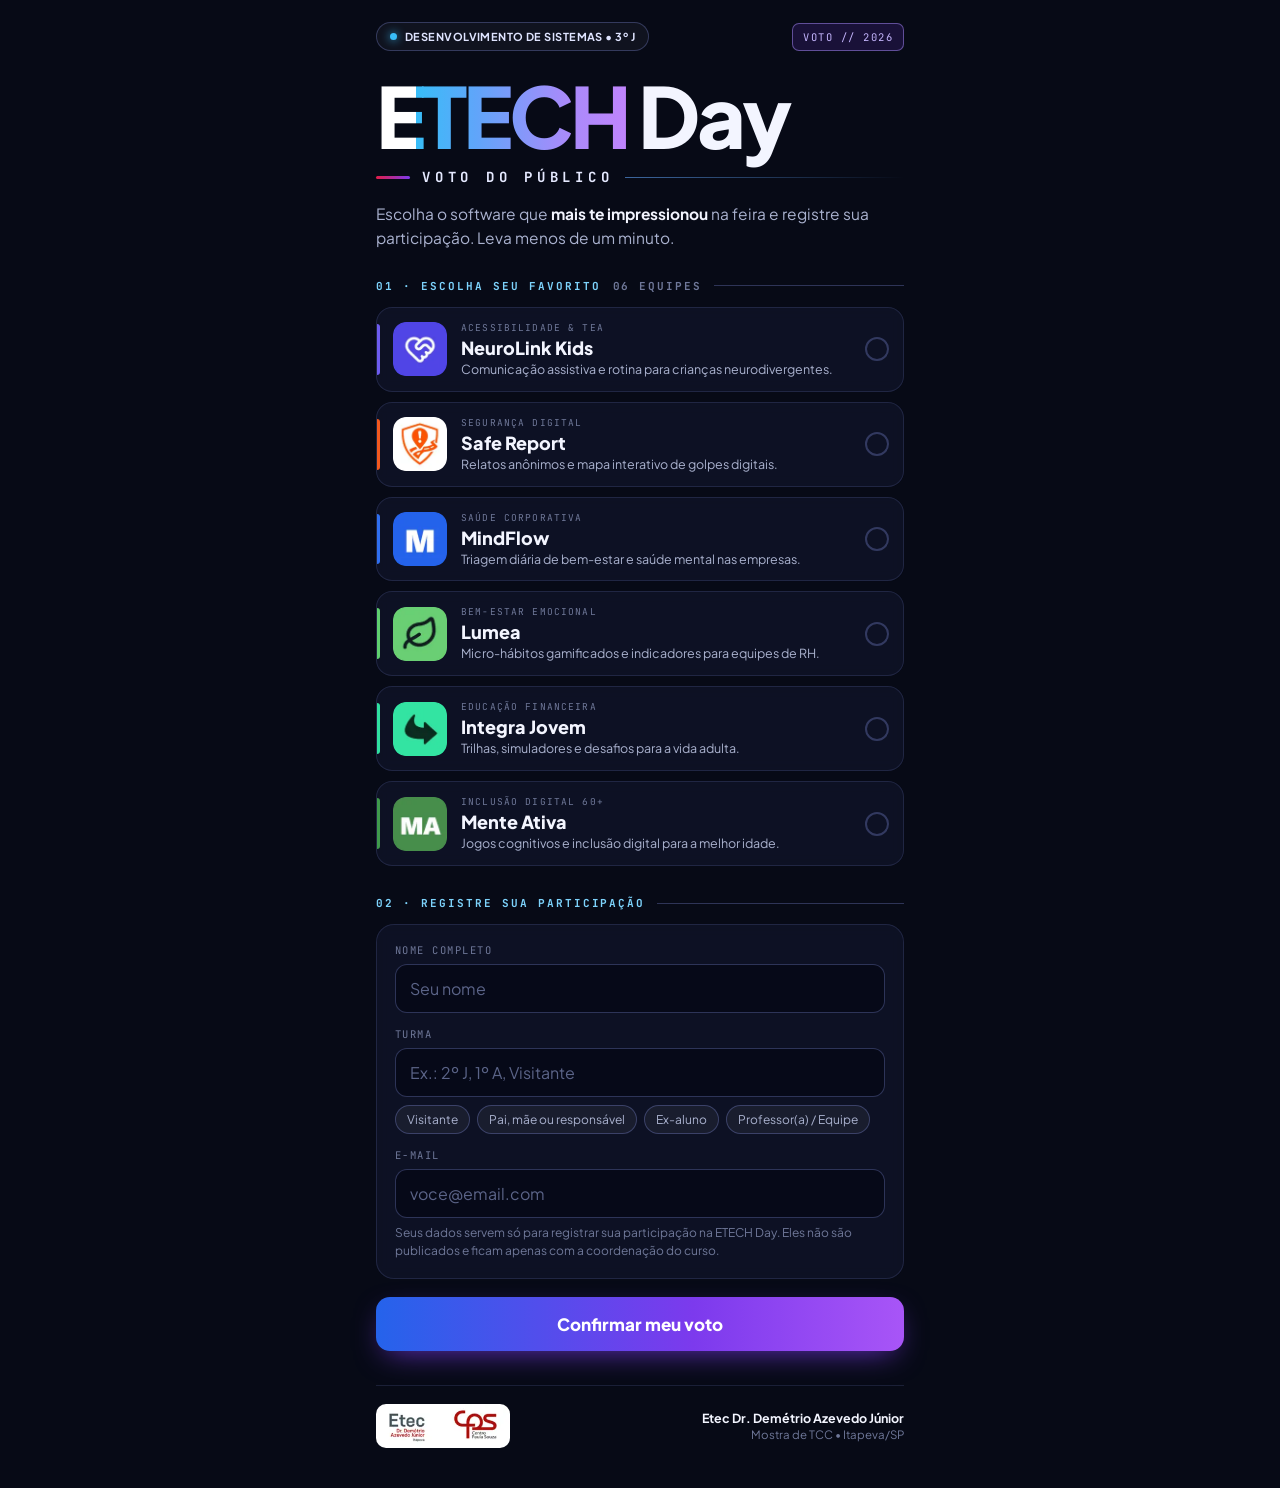
<file: index.html>
<!doctype html>
<html lang="pt-BR">
<head>
<meta charset="utf-8">
<meta name="viewport" content="width=device-width,initial-scale=1,viewport-fit=cover">
<meta name="theme-color" content="#070a16">
<title>ETECH Day · Voto do público</title>
<meta name="description" content="Vote no seu software favorito da ETECH Day e registre sua participação na feira.">
<link rel="icon" href="img/g1.webp">
<link rel="preconnect" href="https://fonts.googleapis.com"><link rel="preconnect" href="https://fonts.gstatic.com" crossorigin>
<link href="https://fonts.googleapis.com/css2?family=JetBrains+Mono:wght@500;700&family=Plus+Jakarta+Sans:wght@400;600;700;800&display=swap" rel="stylesheet">
<link rel="stylesheet" href="style.css">
</head>
<body>
<main class="wrap">
  <div class="top">
    <span class="pill"><i></i>DESENVOLVIMENTO DE SISTEMAS • 3º J</span>
    <span class="tag">VOTO // 2026</span>
  </div>
  <h1 class="logo"><span class="grad">ETECH</span> Day</h1>
  <div class="sub"><span>VOTO DO PÚBLICO</span></div>

  <section id="form-area">
    <p class="lead">Escolha o software que <b>mais te impressionou</b> na feira e registre sua participação. Leva menos de um minuto.</p>

    <form id="f" novalidate>
      <div class="sec">01 · ESCOLHA SEU FAVORITO <em>06 EQUIPES</em></div>
      <div class="teams" id="teams" role="radiogroup" aria-label="Equipes"></div>

      <div class="sec">02 · REGISTRE SUA PARTICIPAÇÃO</div>
      <div class="card">
        <label class="field"><span>Nome completo</span>
          <input id="nome" name="nome" autocomplete="name" maxlength="120" placeholder="Seu nome" required></label>
        <label class="field"><span>Turma</span>
          <input id="turma" name="turma" maxlength="60" placeholder="Ex.: 2º J, 1º A, Visitante" required></label>
        <div class="chips" id="chips" style="margin:-6px 0 14px">
          <button type="button">Visitante</button><button type="button">Pai, mãe ou responsável</button><button type="button">Ex-aluno</button><button type="button">Professor(a) / Equipe</button>
        </div>
        <label class="field" style="margin-bottom:6px"><span>E-mail</span>
          <input id="email" name="email" type="email" inputmode="email" autocomplete="email" maxlength="160" placeholder="voce@email.com" required></label>
        <p class="note">Seus dados servem só para registrar sua participação na ETECH Day. Eles não são publicados e ficam apenas com a coordenação do curso.</p>
      </div>

      <button class="btn" id="enviar" type="submit">Confirmar meu voto</button>
      <div class="msg" id="msg" role="alert"></div>
    </form>
  </section>

  <section id="done" class="card done hide" aria-live="polite">
    <div class="big"><svg width="34" height="34" viewBox="0 0 24 24" fill="none" stroke="#34d399" stroke-width="2.6" stroke-linecap="round" stroke-linejoin="round"><path d="M5 12.5l4.5 4.5L19 7.5"/></svg></div>
    <h2 id="done-t">Voto registrado!</h2>
    <p id="done-p">Obrigado por participar da ETECH Day. O resultado será anunciado no encerramento da feira.</p>
    <div id="chosen"></div>
  </section>

  <section id="closed" class="card done hide">
    <div class="big" style="background:rgba(167,139,250,.14);border-color:rgba(167,139,250,.5)"><svg width="30" height="30" viewBox="0 0 24 24" fill="none" stroke="#c4b5fd" stroke-width="2.4" stroke-linecap="round"><rect x="5" y="11" width="14" height="9" rx="2"/><path d="M8 11V8a4 4 0 0 1 8 0v3"/></svg></div>
    <h2>Votação encerrada</h2>
    <p>Obrigado pelo interesse! O resultado será anunciado no encerramento da ETECH Day.</p>
  </section>

  <footer class="foot">
    <img src="img/logo.webp" alt="Etec Dr. Demétrio Azevedo Júnior e Centro Paula Souza">
    <div><b>Etec Dr. Demétrio Azevedo Júnior</b>Mostra de TCC • Itapeva/SP</div>
  </footer>
</main>
<script src="equipes.js"></script>
<script>
(function(){
  const E = window.ETECH, $ = (id) => document.getElementById(id);
  const store = { get(k){ try { return localStorage.getItem(k); } catch(e){ return null; } }, set(k,v){ try { localStorage.setItem(k,v); } catch(e){} } };

  let device = store.get("etech_device");
  if (!device) {
    device = (crypto.randomUUID ? crypto.randomUUID() : Date.now().toString(36) + Math.random().toString(36).slice(2) + Math.random().toString(36).slice(2));
    store.set("etech_device", device);
  }

  const teams = $("teams");
  E.equipes.forEach((t) => {
    const l = document.createElement("label");
    l.className = "team"; l.style.setProperty("--acc", t.cor);
    l.innerHTML = '<input type="radio" name="equipe"><img alt=""><div class="t"><small></small><strong></strong><p></p></div><span class="ck" aria-hidden="true"></span>';
    const inp = l.querySelector("input"); inp.value = t.id; inp.setAttribute("aria-label", t.nome);
    l.querySelector("img").src = "img/g" + t.id + ".webp";
    l.querySelector("small").textContent = t.area;
    l.querySelector("strong").textContent = t.nome;
    l.querySelector("p").textContent = t.desc;
    teams.appendChild(l);
  });

  $("chips").addEventListener("click", (e) => { if (e.target.tagName === "BUTTON") { $("turma").value = e.target.textContent; $("email").focus(); } });

  function showDone(id, already) {
    const t = E.equipes.find((x) => x.id === Number(id));
    $("form-area").classList.add("hide"); $("done").classList.remove("hide");
    if (already) { $("done-t").textContent = "Você já votou neste aparelho"; $("done-p").textContent = "Cada aparelho registra um voto. O resultado será anunciado no encerramento da ETECH Day."; }
    const c = $("chosen"); c.innerHTML = "";
    if (t) { const d = document.createElement("div"); d.className = "chosen"; const i = document.createElement("img"); i.src = "img/g" + t.id + ".webp"; i.alt = ""; const s = document.createElement("span"); s.textContent = "Seu voto: " + t.nome; d.append(i, s); c.appendChild(d); }
    window.scrollTo({ top: 0, behavior: "smooth" });
  }
  function err(t) { const m = $("msg"); m.textContent = t; m.className = "msg err"; }

  const voted = store.get("etech_voto");
  if (voted) showDone(voted, true);
  else E.chamar({ acao: "status" }).then((r) => { if (r.aberta === false) { $("form-area").classList.add("hide"); $("closed").classList.remove("hide"); } }).catch(() => {});

  $("f").addEventListener("submit", async (e) => {
    e.preventDefault();
    $("msg").className = "msg";
    const sel = document.querySelector('input[name="equipe"]:checked');
    const nome = $("nome").value.trim(), turma = $("turma").value.trim(), email = $("email").value.trim();
    if (!sel) { err("Escolha uma das equipes para votar."); teams.scrollIntoView({ behavior: "smooth", block: "start" }); return; }
    if (nome.length < 2) { err("Informe seu nome completo."); $("nome").focus(); return; }
    if (!turma) { err("Informe sua turma (ou toque em Visitante)."); $("turma").focus(); return; }
    if (!/^[^@\s]+@[^@\s]+\.[^@\s]+$/.test(email)) { err("Confira o e-mail: parece incompleto."); $("email").focus(); return; }
    const b = $("enviar"); b.disabled = true; b.innerHTML = '<span class="spin"></span> Enviando…';
    try {
      const r = await E.chamar({ acao: "votar", equipe: Number(sel.value), nome, turma, email, device });
      if (r.r === "ok") { store.set("etech_voto", sel.value); showDone(sel.value, false); return; }
      if (r.r === "aparelho") { store.set("etech_voto", "0"); showDone(0, true); return; }
      if (r.r === "duplicado") err("Este e-mail já registrou um voto. Cada pessoa vota uma vez.");
      else if (r.r === "encerrada") { $("form-area").classList.add("hide"); $("closed").classList.remove("hide"); }
      else if (r.r === "email") err("Confira o e-mail: parece incompleto.");
      else err("Confira os dados e tente de novo.");
    } catch (x) {
      err("Não conseguimos enviar agora. Verifique a internet e toque em Confirmar de novo.");
    }
    b.disabled = false; b.textContent = "Confirmar meu voto";
  });
})();
</script>
</body>
</html>
</file>
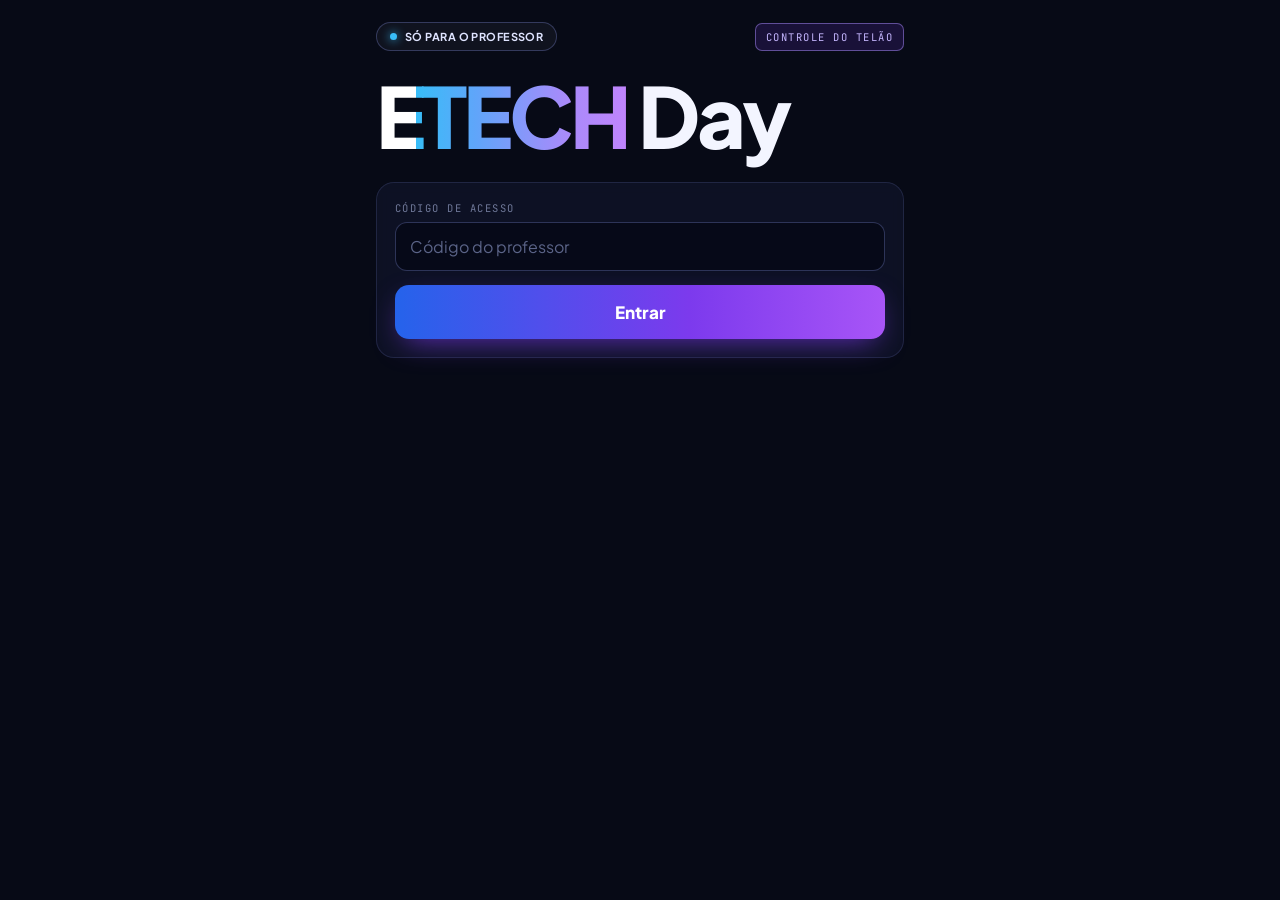
<file: controle.html>
<!doctype html>
<html lang="pt-BR">
<head>
<meta charset="utf-8">
<meta name="viewport" content="width=device-width,initial-scale=1,viewport-fit=cover">
<meta name="robots" content="noindex">
<meta name="theme-color" content="#070a16">
<title>ETECH Day · Controle da revelação</title>
<link rel="icon" href="img/g1.webp">
<link rel="preconnect" href="https://fonts.googleapis.com"><link rel="preconnect" href="https://fonts.gstatic.com" crossorigin>
<link href="https://fonts.googleapis.com/css2?family=JetBrains+Mono:wght@500;700&family=Plus+Jakarta+Sans:wght@400;600;700;800&display=swap" rel="stylesheet">
<link rel="stylesheet" href="style.css">
<style>
.status{display:flex;align-items:center;gap:10px;font-weight:700;font-size:14px}
.status i{width:10px;height:10px;border-radius:50%;background:var(--err)}
.status.on i{background:var(--ok);box-shadow:0 0 10px var(--ok)}
#principal{font-size:19px;padding:22px}
.linha{display:grid;grid-template-columns:40px 1fr auto;gap:12px;align-items:center;padding:7px 0}
.linha b{font-family:var(--mono);color:#7dd3fc}
.linha strong{font-size:15px}
.linha em{font-style:normal;font-family:var(--mono);color:var(--tx2)}
.alerta{color:#fde68a;font-size:13px;margin-top:10px;line-height:1.5}
</style>
</head>
<body>
<main class="wrap">
  <div class="top"><span class="pill"><i></i>SÓ PARA O PROFESSOR</span><span class="tag">CONTROLE DO TELÃO</span></div>
  <h1 class="logo"><span class="grad">ETECH</span> Day</h1>

  <section id="login" class="card" style="margin-top:28px">
    <form id="lf">
      <label class="field"><span>Código de acesso</span>
        <input id="cod" autocomplete="off" autocapitalize="characters" placeholder="Código do professor" required></label>
      <button class="btn" type="submit" style="margin-top:4px">Entrar</button>
      <div class="msg" id="lmsg" role="alert"></div>
    </form>
  </section>

  <section id="painel" class="hide">
    <div class="sec">TELÃO</div>
    <div class="card">
      <div class="status" id="status"><i></i><span>Telão não aberto</span></div>
      <button class="btn ghost" id="b-abrir" type="button">Abrir janela do telão</button>
      <p class="note" style="margin-top:10px">Windows + P → <b>Estender</b>. Arraste a janela do telão para o projetor e dê <b>dois cliques</b> nela para tela cheia.</p>
    </div>

    <div class="sec">REVELAÇÃO <em id="agora">—</em></div>
    <button class="btn" id="principal" type="button" disabled>Aguardando o telão</button>
    <button class="btn ghost" id="b-reiniciar" type="button">Voltar ao início</button>
    <p class="note" style="margin-top:8px">Também avança com espaço, Enter, seta → ou passador de slides.</p>

    <div class="sec">PRÉVIA <em>NÃO PROJETE ESTA TELA</em></div>
    <div class="card">
      <div id="resumo" class="note">—</div>
      <div id="ranking"></div>
      <div class="alerta hide" id="aberta">A votação ainda está ABERTA. Encerre em <a href="resultado.html" target="_blank" style="color:inherit">resultado.html</a> antes de começar.</div>
    </div>
  </section>
</main>

<script src="equipes.js"></script>
<script>
(function(){
  const E = window.ETECH, $ = (id) => document.getElementById(id);
  const canal = new BroadcastChannel("etech-telao");
  let codigo = null, estado = null, visto = 0, enviado = 0;
  try { codigo = sessionStorage.getItem("etech_cod"); } catch(e) {}

  async function entrar(c) {
    try {
      await E.chamar({ acao: "login", codigo: c });
      codigo = c; try { sessionStorage.setItem("etech_cod", c); } catch(e) {}
      $("login").classList.add("hide"); $("painel").classList.remove("hide");
      previa(); setInterval(previa, 8000);
    } catch (x) {
      const m = $("lmsg"); m.className = "msg err";
      m.textContent = x.code === "codigo" ? "Código incorreto." : "Sem conexão com o servidor. Tente de novo.";
    }
  }
  $("lf").addEventListener("submit", (e) => { e.preventDefault(); entrar($("cod").value.trim().toUpperCase()); });
  if (codigo) entrar(codigo);

  async function previa() {
    let d;
    try {
      d = await E.chamar({ acao: "resultado", codigo });
    } catch (x) { $("resumo").textContent = "SEM CONEXÃO — TENTANDO DE NOVO"; return; }
    $("resumo").textContent = d.total + " votos • atualizado " + new Date().toLocaleTimeString("pt-BR");
    $("aberta").classList.toggle("hide", !d.aberta);
    const notas = [...new Set(d.equipes.map((v) => v.votos).filter((n) => n > 0))].sort((a, b) => b - a).slice(0, 3);
    const r = $("ranking"); r.innerHTML = "";
    notas.forEach((n, i) => d.equipes.filter((v) => v.votos === n).forEach((v) => {
      const l = document.createElement("div"); l.className = "linha";
      l.innerHTML = "<b></b><strong></strong><em></em>";
      l.querySelector("b").textContent = (i + 1) + "º";
      l.querySelector("strong").textContent = E.equipes.find((t) => t.id === v.equipe).nome;
      l.querySelector("em").textContent = v.votos;
      r.appendChild(l);
    }));
  }

  // o que o botão principal faz agora
  function proximaAcao() {
    if (!estado || Date.now() - visto > 2500) return { rotulo: "Aguardando o telão" };
    if (!estado.logado) return { rotulo: "Conectando o telão…" };
    if (estado.ocupado) return { rotulo: "Aguarde a animação…" };
    if (estado.tela === "vazio") return { rotulo: "Ainda não há votos" };
    if (estado.tela === "ready") return { rotulo: "Começar: mostrar total de votos", cmd: "comecar" };
    if (!estado.proximo) return { rotulo: "Campeão revelado!" };
    if (estado.indice === 0) return { rotulo: "Revelar os 3 mais votados", cmd: "avancar" };
    return { rotulo: estado.proximo === 1 ? "Revelar o GRANDE CAMPEÃO" : "Revelar o " + estado.proximo + "º lugar", cmd: "avancar" };
  }
  const telas = { ready: "TELA DE ESPERA", total: "TOTAL DE VOTOS", suspense: "SUSPENSE", place: "COLOCADO NA TELA", counting: "CONTAGEM", result: "CAMPEÃO", vazio: "SEM VOTOS" };
  function pintar() {
    const ligado = estado && Date.now() - visto <= 2500;
    $("status").className = "status" + (ligado ? " on" : "");
    $("status").querySelector("span").textContent = ligado ? "Telão conectado" : "Telão não aberto";
    $("agora").textContent = ligado ? "NO TELÃO: " + (telas[estado.tela] || "") : "—";
    const a = proximaAcao();
    $("principal").textContent = a.rotulo;
    $("principal").disabled = !a.cmd;
  }
  canal.onmessage = (ev) => {
    if (!ev.data || ev.data.tipo !== "estado") return;
    estado = ev.data; visto = Date.now();
    if (!estado.logado && codigo && Date.now() - enviado > 2000) { enviado = Date.now(); canal.postMessage({ cmd: "codigo", codigo }); }
    pintar();
  };
  setInterval(pintar, 500);

  function avancar() {
    const a = proximaAcao(); if (!a.cmd) return;
    estado.ocupado = true; pintar(); // evita comando repetido
    canal.postMessage({ cmd: a.cmd });
  }
  $("principal").onclick = (e) => { e.currentTarget.blur(); avancar(); };
  $("b-reiniciar").onclick = (e) => { e.currentTarget.blur(); if (confirm("Voltar o telão para a tela de espera?")) canal.postMessage({ cmd: "reiniciar" }); };
  $("b-abrir").onclick = (e) => { e.currentTarget.blur(); window.open("vencedora.html?telao", "etech-telao", "popup,width=1100,height=700"); };
  document.addEventListener("keydown", (e) => {
    if ($("painel").classList.contains("hide") || ["INPUT", "BUTTON", "A"].includes(e.target.tagName)) return;
    if ([" ", "Enter", "ArrowRight", "PageDown"].includes(e.key)) { e.preventDefault(); if (!e.repeat) avancar(); }
  });
})();
</script>
</body>
</html>
</file>
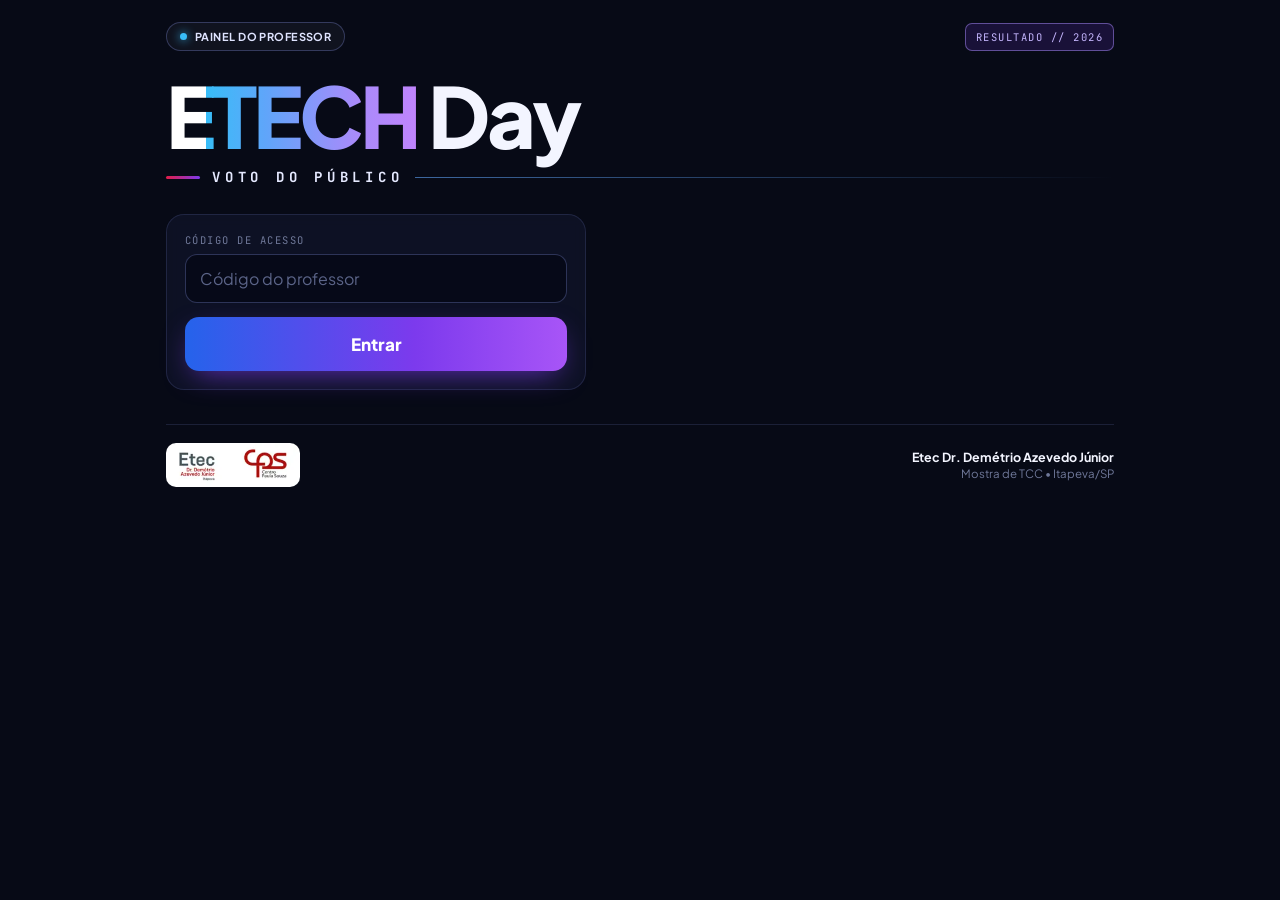
<file: resultado.html>
<!doctype html>
<html lang="pt-BR">
<head>
<meta charset="utf-8">
<meta name="viewport" content="width=device-width,initial-scale=1,viewport-fit=cover">
<meta name="robots" content="noindex">
<meta name="theme-color" content="#070a16">
<title>ETECH Day · Resultado</title>
<link rel="icon" href="img/g1.webp">
<link rel="preconnect" href="https://fonts.googleapis.com"><link rel="preconnect" href="https://fonts.gstatic.com" crossorigin>
<link href="https://fonts.googleapis.com/css2?family=JetBrains+Mono:wght@500;700&family=Plus+Jakarta+Sans:wght@400;600;700;800&display=swap" rel="stylesheet">
<link rel="stylesheet" href="style.css">
<style>
.wrap.wide{max-width:980px}
.stats{display:grid;grid-template-columns:repeat(auto-fit,minmax(150px,1fr));gap:10px}
.stat{background:var(--card);border:1px solid var(--line);border-radius:16px;padding:16px}
.stat small{font-family:var(--mono);font-size:10px;letter-spacing:.14em;color:var(--tx3)}
.stat b{display:block;font-size:34px;font-weight:800;margin-top:4px;font-variant-numeric:tabular-nums}
.stat .on{color:var(--ok)}.stat .off{color:var(--err)}
.row{display:grid;grid-template-columns:repeat(auto-fit,minmax(200px,1fr));gap:10px;margin-top:6px}
.row .btn{margin-top:8px}
.bars{display:grid;gap:10px}
.bar{display:grid;grid-template-columns:44px 1fr auto;align-items:center;gap:12px}
.bar img{width:44px;height:44px;border-radius:11px}
.bar .tr{height:12px;border-radius:8px;background:rgba(255,255,255,.06);overflow:hidden;margin-top:6px}
.bar .tr i{display:block;height:100%;border-radius:8px;background:var(--acc);transition:width .6s}
.bar strong{font-size:15px}
.bar em{font-style:normal;font-family:var(--mono);font-size:14px;color:var(--tx2);font-variant-numeric:tabular-nums}
/* projeção */
#show{position:fixed;inset:0;z-index:10;background:var(--bg);display:flex;flex-direction:column;align-items:center;padding:3vh 4vw;overflow:hidden;cursor:pointer;user-select:none}
#show:before{content:"";position:absolute;inset:0;z-index:-1;background:radial-gradient(60% 45% at 0% 0%,rgba(190,40,60,.3),transparent 60%),radial-gradient(70% 55% at 100% 0%,rgba(124,58,237,.5),transparent 65%),radial-gradient(70% 50% at 50% 110%,rgba(14,116,144,.3),transparent 70%)}
.sh-top{width:100%;display:flex;justify-content:space-between;align-items:center}
.sh-logo{font-weight:800;font-size:min(9vw,13vh);letter-spacing:-.045em;line-height:1;margin-top:2vh}
.sh-sub{font-family:var(--mono);letter-spacing:.4em;font-size:min(2.2vw,3vh);color:#e5e9ff;margin-top:1.2vh}
.podium{flex:1;min-height:0;width:100%;display:grid;grid-template-columns:1fr 1.15fr 1fr;align-items:end;gap:2.4vw;margin-top:2vh;margin-bottom:4vh}
.pos{display:flex;flex-direction:column;align-items:center;justify-content:flex-end;height:100%;min-height:0}
.grp{display:flex;gap:2vw;justify-content:center;flex-wrap:nowrap}
.grp>div{display:flex;flex-direction:column;align-items:center;gap:.8vh}
.grp.many img{width:min(6vw,9vh)!important;height:min(6vw,9vh)!important}
.grp.many strong{font-size:min(2vw,3.4vh)!important}
.pos .who{display:flex;flex-direction:column;align-items:center;gap:1vh;opacity:0;transform:translateY(30px) scale(.94);transition:opacity .7s,transform .7s cubic-bezier(.2,1.4,.4,1);text-align:center;margin-bottom:2vh}
.pos.on .who{opacity:1;transform:none}
.pos .who img{width:min(9vw,14vh);height:min(9vw,14vh);border-radius:22%;box-shadow:0 20px 50px -15px var(--acc)}
.pos .who strong{font-size:min(3vw,5vh);font-weight:800;letter-spacing:-.02em;line-height:1.05}
.pos .who small{font-family:var(--mono);font-size:min(1.3vw,2.1vh);letter-spacing:.12em;color:var(--tx2);text-transform:uppercase}
.pos .who .pct{font-family:var(--mono);font-size:min(1.6vw,2.6vh);color:var(--tx2)}
.pos .blk{width:100%;flex:none;border-radius:18px 18px 0 0;border:1px solid var(--line2);display:flex;align-items:flex-start;justify-content:center;padding-top:1.4vh;font-weight:800;font-size:min(5vw,8vh);color:rgba(255,255,255,.9);background:linear-gradient(180deg,rgba(255,255,255,.1),rgba(255,255,255,.02))}
.p1 .blk{height:22vh;background:linear-gradient(180deg,rgba(167,139,250,.5),rgba(59,130,246,.08));border-color:rgba(196,181,253,.6)}
.p2 .blk{height:15vh}.p3 .blk{height:10vh}
.p1.on .blk{box-shadow:0 0 80px -10px rgba(167,139,250,.8)}
.hint{position:absolute;bottom:1.6vh;left:0;right:0;text-align:center;font-family:var(--mono);font-size:12px;color:var(--tx3);letter-spacing:.1em}
.x{position:absolute;top:14px;right:14px;z-index:2;font:inherit;font-size:13px;color:var(--tx2);background:rgba(255,255,255,.06);border:1px solid var(--line2);border-radius:10px;padding:8px 12px;cursor:pointer}
#confetti{position:absolute;inset:0;pointer-events:none}
.thanks{margin-top:auto;font-size:min(1.8vw,2.8vh);color:var(--tx2)}
</style>
</head>
<body>
<main class="wrap wide">
  <div class="top">
    <span class="pill"><i></i>PAINEL DO PROFESSOR</span>
    <span class="tag">RESULTADO // 2026</span>
  </div>
  <h1 class="logo"><span class="grad">ETECH</span> Day</h1>
  <div class="sub"><span>VOTO DO PÚBLICO</span></div>

  <section id="login" class="card" style="margin-top:28px;max-width:420px">
    <form id="lf">
      <label class="field"><span>Código de acesso</span>
        <input id="cod" autocomplete="off" autocapitalize="characters" placeholder="Código do professor" required></label>
      <button class="btn" type="submit" style="margin-top:4px">Entrar</button>
      <div class="msg" id="lmsg" role="alert"></div>
    </form>
  </section>

  <section id="painel" class="hide">
    <div class="sec">AO VIVO <em id="upd">—</em></div>
    <div class="stats">
      <div class="stat"><small>VOTOS / PARTICIPANTES</small><b id="total">0</b></div>
      <div class="stat"><small>VOTAÇÃO</small><b id="st">—</b></div>
    </div>
    <div class="row">
      <button class="btn" id="b-show">Projetar resultado</button>
      <button class="btn ghost" id="b-toggle">Encerrar votação</button>
      <button class="btn ghost" id="b-csv">Baixar participantes (CSV)</button>
      <button class="btn ghost" id="b-bars">Mostrar contagem</button>
    </div>
    <p class="note" style="margin-top:10px">A contagem por equipe fica escondida para não aparecer na projeção por acidente. Dica: encerre a votação antes de projetar o resultado.</p>
    <details class="card" style="margin-top:14px"><summary style="cursor:pointer;font-weight:700">Remover um voto (teste ou duplicado)</summary>
      <div style="display:flex;gap:8px;margin-top:12px;flex-wrap:wrap">
        <input id="rm-email" type="email" placeholder="e-mail do voto" style="flex:1;min-width:200px;font:inherit;font-size:15px;color:var(--tx);background:rgba(5,8,20,.7);border:1px solid var(--line2);border-radius:12px;padding:11px 12px">
        <button class="btn ghost" id="b-rm" style="width:auto;margin:0;padding:11px 16px">Remover</button>
      </div><p class="note" id="rm-msg" style="margin-top:8px"></p>
    </details>
    <div id="bars-wrap" class="hide">
      <div class="sec">CONTAGEM POR EQUIPE <em>SÓ PARA VOCÊ</em></div>
      <div class="card bars" id="bars"></div>
    </div>
  </section>

  <footer class="foot">
    <img src="img/logo.webp" alt="Etec Dr. Demétrio Azevedo Júnior e Centro Paula Souza">
    <div><b>Etec Dr. Demétrio Azevedo Júnior</b>Mostra de TCC • Itapeva/SP</div>
  </footer>
</main>

<div id="show" class="hide" aria-live="polite">
  <canvas id="confetti"></canvas>
  <button class="x" id="b-x" type="button">Sair (Esc)</button>
  <div class="sh-top"><span class="pill"><i></i>TÉCNICO EM DESENVOLVIMENTO DE SISTEMAS • 3º J</span></div>
  <div class="sh-logo"><span class="grad" style="background:linear-gradient(90deg,#fff 0 16%,#38bdf8 16%,#60a5fa 40%,#a78bfa 75%,#c084fc 100%);-webkit-background-clip:text;background-clip:text;color:transparent">ETECH</span> Day</div>
  <div class="sh-sub">VOTO DO PÚBLICO</div>
  <div class="podium">
    <div class="pos p2" id="p2"><div class="who"></div><div class="blk">2º</div></div>
    <div class="pos p1" id="p1"><div class="who"></div><div class="blk">1º</div></div>
    <div class="pos p3" id="p3"><div class="who"></div><div class="blk">3º</div></div>
  </div>
  <div class="hint" id="hint">CLIQUE OU APERTE ESPAÇO PARA REVELAR O 3º LUGAR</div>
</div>

<script src="equipes.js"></script>
<script>
(function(){
  const E = window.ETECH, $ = (id) => document.getElementById(id);
  let codigo = null, dados = null, timer = null;
  try { codigo = sessionStorage.getItem("etech_cod"); } catch(e) {}

  async function entrar(c) {
    try {
      await E.chamar({ acao: "login", codigo: c });
      codigo = c; try { sessionStorage.setItem("etech_cod", c); } catch(e) {}
      $("login").classList.add("hide"); $("painel").classList.remove("hide");
      atualizar(); clearInterval(timer); timer = setInterval(atualizar, 8000);
    } catch (x) {
      const m = $("lmsg"); m.className = "msg err";
      m.textContent = x.code === "codigo" ? "Código incorreto." : "Sem conexão com o servidor. Tente de novo.";
    }
  }
  $("lf").addEventListener("submit", (e) => { e.preventDefault(); entrar($("cod").value.trim().toUpperCase()); });
  if (codigo) entrar(codigo);

  async function atualizar() {
    try {
      dados = await E.chamar({ acao: "resultado", codigo });
      $("total").textContent = dados.total;
      $("st").innerHTML = dados.aberta ? '<span class="on">Aberta</span>' : '<span class="off">Encerrada</span>';
      $("b-toggle").textContent = dados.aberta ? "Encerrar votação" : "Reabrir votação";
      $("upd").textContent = "ATUALIZADO " + new Date().toLocaleTimeString("pt-BR", { hour: "2-digit", minute: "2-digit", second: "2-digit" });
      const max = Math.max(1, ...dados.equipes.map((x) => x.votos));
      const bars = $("bars"); bars.innerHTML = "";
      [...dados.equipes].sort((a, b) => b.votos - a.votos).forEach((v) => {
        const t = E.equipes.find((x) => x.id === v.equipe);
        const d = document.createElement("div"); d.className = "bar"; d.style.setProperty("--acc", t.cor);
        d.innerHTML = '<img alt=""><div><strong></strong><div class="tr"><i></i></div></div><em></em>';
        d.querySelector("img").src = "img/g" + t.id + ".webp";
        d.querySelector("strong").textContent = t.nome;
        d.querySelector("i").style.width = (v.votos / max * 100) + "%";
        d.querySelector("em").textContent = v.votos;
        bars.appendChild(d);
      });
    } catch (x) { $("upd").textContent = "SEM CONEXÃO — TENTANDO DE NOVO"; }
  }

  $("b-bars").onclick = () => { const w = $("bars-wrap"); w.classList.toggle("hide"); $("b-bars").textContent = w.classList.contains("hide") ? "Mostrar contagem" : "Esconder contagem"; };
  $("b-toggle").onclick = async () => {
    if (!dados) return;
    const novo = !dados.aberta;
    if (!confirm(novo ? "Reabrir a votação?" : "Encerrar a votação? Ninguém mais conseguirá votar.")) return;
    await E.chamar({ acao: "abrir", codigo, aberta: novo }).catch(() => alert("Não foi possível alterar agora."));
    atualizar();
  };
  $("b-csv").onclick = async () => {
    try {
      const r = await E.chamar({ acao: "participantes", codigo });
      const nomeEq = (id) => (E.equipes.find((x) => x.id === id) || {}).nome || "";
      const esc = (v) => '"' + String(v ?? "").replace(/"/g, '""') + '"';
      const linhas = [["Data e hora", "Nome", "Turma", "E-mail", "Voto"].map(esc).join(";")];
      r.participantes.forEach((p) => linhas.push([new Date(p.data).toLocaleString("pt-BR"), p.nome, p.turma, p.email, nomeEq(p.equipe)].map(esc).join(";")));
      const blob = new Blob(["﻿" + linhas.join("\r\n")], { type: "text/csv;charset=utf-8" });
      const a = document.createElement("a"); a.href = URL.createObjectURL(blob); a.download = "ETECH Day - participantes.csv"; a.click();
      setTimeout(() => URL.revokeObjectURL(a.href), 2000);
    } catch (x) { alert("Não foi possível baixar agora."); }
  };

  $("b-rm").onclick = async () => {
    const em = $("rm-email").value.trim().toLowerCase(); if (!em) return;
    try { const r = await E.chamar({ acao: "remover", codigo, email: em }); $("rm-msg").textContent = r.removidos ? "Voto de " + em + " removido." : "Nenhum voto com esse e-mail."; $("rm-email").value = ""; atualizar(); }
    catch (x) { $("rm-msg").textContent = "Não foi possível remover agora."; }
  };
  // ---------- projeção ----------
  let etapa = 0, grupos = [];
  function montarPodio() {
    const distintos = [...new Set(dados.equipes.filter((v) => v.votos > 0).map((v) => v.votos))].sort((a, b) => b - a).slice(0, 3);
    grupos = distintos.map((n) => dados.equipes.filter((v) => v.votos === n));
    ["p1", "p2", "p3"].forEach((pid, i) => {
      const el = $(pid); el.classList.remove("on");
      const who = el.querySelector(".who"); who.innerHTML = "";
      const g = grupos[i];
      if (!g) { el.style.visibility = "hidden"; return; }
      el.style.visibility = "";
      const grp = document.createElement("div"); grp.className = "grp" + (g.length > 1 ? " many" : "");
      g.forEach((v) => {
        const t = E.equipes.find((x) => x.id === v.equipe);
        const box = document.createElement("div"); box.style.setProperty("--acc", t.cor);
        const img = document.createElement("img"); img.src = "img/g" + t.id + ".webp"; img.alt = "";
        const s = document.createElement("small"); s.textContent = t.area;
        const st = document.createElement("strong"); st.textContent = t.nome;
        box.append(img, s, st); grp.appendChild(box);
      });
      who.appendChild(grp);
      if (g.length > 1) { const e = document.createElement("small"); e.textContent = "empate"; who.appendChild(e); }
    });
    etapa = 0;
    $("hint").textContent = grupos.length ? "CLIQUE OU APERTE ESPAÇO PARA REVELAR O " + grupos.length + "º LUGAR" : "AINDA NÃO HÁ VOTOS";
  }
  function avancar() {
    const ordem = []; for (let i = grupos.length; i >= 1; i--) ordem.push(i);
    if (etapa >= ordem.length) return;
    const pos = ordem[etapa++]; $("p" + pos).classList.add("on");
    if (pos === 1) { confete(); $("hint").textContent = "PARABÉNS A TODAS AS EQUIPES DA ETECH DAY!"; }
    else $("hint").textContent = "CLIQUE PARA REVELAR O " + ordem[etapa] + "º LUGAR";
  }
  $("b-show").onclick = async () => {
    await atualizar(); if (!dados) return;
    montarPodio(); $("show").classList.remove("hide");
    if (document.documentElement.requestFullscreen) document.documentElement.requestFullscreen().catch(() => {});
  };
  function sair() { $("show").classList.add("hide"); stopConf = true; if (document.fullscreenElement) document.exitFullscreen().catch(() => {}); }
  $("b-x").onclick = (e) => { e.stopPropagation(); sair(); };
  $("show").addEventListener("click", avancar);
  document.addEventListener("keydown", (e) => {
    if ($("show").classList.contains("hide")) return;
    if (e.key === "Escape") sair();
    if (e.key === " " || e.key === "ArrowRight" || e.key === "Enter" || e.key === "PageDown") { e.preventDefault(); avancar(); }
  });

  let stopConf = false;
  function confete() {
    const c = $("confetti"), x = c.getContext("2d"); c.width = innerWidth; c.height = innerHeight; stopConf = false;
    const cores = ["#38bdf8", "#60a5fa", "#a78bfa", "#c084fc", "#f472b6", "#34d399", "#fff"];
    const ps = Array.from({ length: 220 }, () => ({ x: Math.random() * c.width, y: -20 - Math.random() * c.height * .6, r: 4 + Math.random() * 6, vy: 2 + Math.random() * 3.5, vx: -1.5 + Math.random() * 3, a: Math.random() * 6, va: -.15 + Math.random() * .3, c: cores[(Math.random() * cores.length) | 0] }));
    const t0 = performance.now();
    (function loop(t) {
      if (stopConf) { x.clearRect(0, 0, c.width, c.height); return; }
      x.clearRect(0, 0, c.width, c.height);
      ps.forEach((p) => { p.x += p.vx; p.y += p.vy; p.a += p.va; if (p.y > c.height + 20 && t - t0 < 6000) { p.y = -20; p.x = Math.random() * c.width; }
        x.save(); x.translate(p.x, p.y); x.rotate(p.a); x.fillStyle = p.c; x.fillRect(-p.r / 2, -p.r / 4, p.r, p.r / 2); x.restore(); });
      if (t - t0 < 11000) requestAnimationFrame(loop); else x.clearRect(0, 0, c.width, c.height);
    })(t0);
  }
})();
</script>
</body>
</html>
</file>
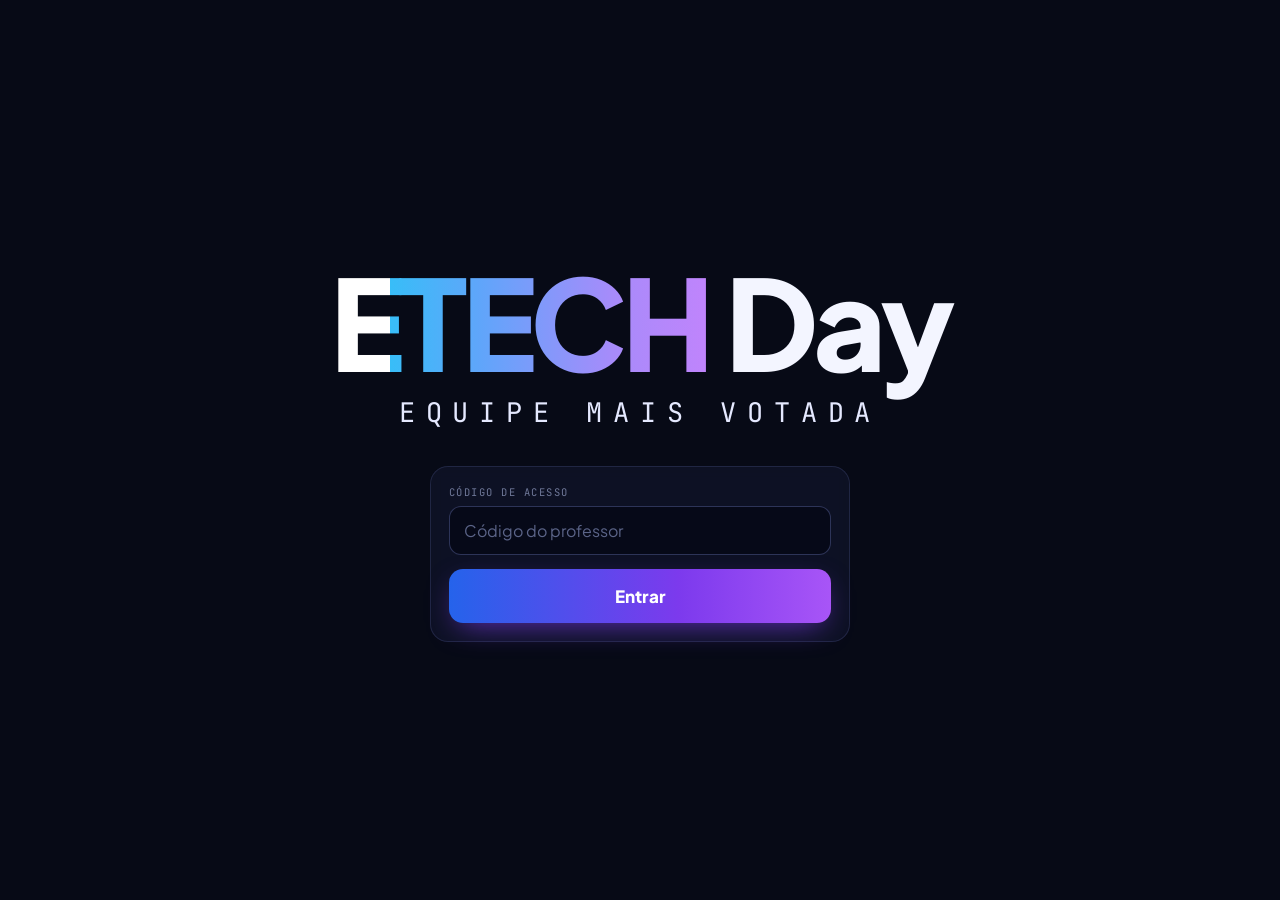
<file: vencedora.html>
<!doctype html>
<html lang="pt-BR">
<head>
<meta charset="utf-8">
<meta name="viewport" content="width=device-width,initial-scale=1,viewport-fit=cover">
<meta name="robots" content="noindex">
<meta name="theme-color" content="#070a16">
<title>ETECH Day · Equipe vencedora</title>
<link rel="icon" href="img/g1.webp">
<link rel="preconnect" href="https://fonts.googleapis.com"><link rel="preconnect" href="https://fonts.gstatic.com" crossorigin>
<link href="https://fonts.googleapis.com/css2?family=JetBrains+Mono:wght@500;700&family=Plus+Jakarta+Sans:wght@400;600;700;800&display=swap" rel="stylesheet">
<link rel="stylesheet" href="style.css">
<style>
body{display:flex;flex-direction:column;overflow:hidden;height:100dvh}
#stage{position:fixed;inset:0;display:flex;flex-direction:column;align-items:center;justify-content:center;text-align:center;padding:3vh 5vw;cursor:pointer;user-select:none}
#confetti{position:fixed;inset:0;z-index:5;pointer-events:none}
.sh-logo{font-weight:800;font-size:min(10vw,14vh);letter-spacing:-.045em;line-height:1}
.sh-logo .grad{background:linear-gradient(90deg,#fff 0 16%,#38bdf8 16%,#60a5fa 40%,#a78bfa 75%,#c084fc 100%);-webkit-background-clip:text;background-clip:text;color:transparent}
.sh-sub{font-family:var(--mono);letter-spacing:.4em;font-size:min(2.2vw,3vh);color:#e5e9ff;margin-top:1.2vh}
.ph{display:none;flex-direction:column;align-items:center;gap:2.4vh}
.ph.on{display:flex}
.big-btn{margin-top:3vh;font:inherit;font-weight:800;font-size:min(3vw,4vh);color:#fff;border:0;border-radius:18px;padding:2vh 3vw;cursor:pointer;background:linear-gradient(90deg,#2563eb,#7c3aed 60%,#a855f7);box-shadow:0 14px 50px -10px rgba(124,58,237,.9);animation:pulse 1.8s ease-in-out infinite}
@keyframes pulse{50%{transform:scale(1.05)}}
.count{font-weight:800;font-size:min(30vw,42vh);line-height:1;background:linear-gradient(180deg,#fff,#a78bfa);-webkit-background-clip:text;background-clip:text;color:transparent;animation:pop .9s ease-out}
@keyframes pop{0%{transform:scale(.3);opacity:0}30%{opacity:1}100%{transform:scale(1.1);opacity:.9}}
.congrats{font-family:var(--mono);font-weight:700;letter-spacing:.35em;font-size:min(2.6vw,3.6vh);color:#fde68a;text-shadow:0 0 30px rgba(250,204,21,.7);animation:fadeup .8s both}
.parab{font-weight:800;font-size:min(8vw,12vh);line-height:1;letter-spacing:-.03em;background:linear-gradient(90deg,#fde68a,#f472b6,#a78bfa,#38bdf8);-webkit-background-clip:text;background-clip:text;color:transparent;animation:fadeup .8s .15s both}
.winners{display:flex;gap:4vw;justify-content:center;flex-wrap:wrap;margin-top:1vh}
.win{display:flex;flex-direction:column;align-items:center;gap:1.4vh;animation:zoom 1s .35s cubic-bezier(.2,1.5,.4,1) both}
.win img{width:min(22vw,30vh);height:min(22vw,30vh);border-radius:22%;box-shadow:0 0 0 4px rgba(253,230,138,.9),0 0 90px 10px var(--acc),0 30px 80px -20px var(--acc);animation:float 3.2s ease-in-out infinite}
.winners.many .win img{width:min(15vw,22vh);height:min(15vw,22vh)}
.win small{font-family:var(--mono);letter-spacing:.2em;font-size:min(1.7vw,2.6vh);color:var(--tx2);text-transform:uppercase}
.win strong{font-weight:800;font-size:min(6.5vw,10vh);letter-spacing:-.03em;line-height:1}
.winners.many .win strong{font-size:min(4.2vw,7vh)}
.votos{font-family:var(--mono);font-size:min(1.8vw,2.8vh);color:var(--tx2);letter-spacing:.12em;animation:fadeup .8s .9s both}
.empate{font-family:var(--mono);letter-spacing:.3em;color:#e5e9ff;font-size:min(2vw,3vh);animation:fadeup .8s .2s both}
@keyframes fadeup{from{opacity:0;transform:translateY(24px)}to{opacity:1;transform:none}}
@keyframes zoom{from{opacity:0;transform:scale(.3) rotate(-8deg)}to{opacity:1;transform:none}}
@keyframes float{50%{transform:translateY(-1.6vh)}}
.hint{position:fixed;bottom:1.6vh;left:0;right:0;text-align:center;font-family:var(--mono);font-size:12px;color:var(--tx3);letter-spacing:.1em}
.tools{position:fixed;top:14px;right:14px;z-index:6;display:flex;gap:8px}
.tools button{font:inherit;font-size:13px;color:var(--tx2);background:rgba(255,255,255,.06);border:1px solid var(--line2);border-radius:10px;padding:8px 12px;cursor:pointer}
.total-num{font-weight:800;font-size:min(30vw,36vh);line-height:1;font-variant-numeric:tabular-nums;background:linear-gradient(180deg,#fff,#a78bfa);-webkit-background-clip:text;background-clip:text;color:transparent}
.lugar{font-family:var(--mono);font-weight:700;letter-spacing:.3em;font-size:min(3.4vw,5vh);color:#7dd3fc;animation:fadeup .6s both}
.win .qtd{font-family:var(--mono);font-weight:700;font-size:min(2.8vw,4.2vh);color:#e5e9ff;letter-spacing:.1em}
.ph .win img{animation:float 3.2s ease-in-out infinite}
#place .winners .win img{width:min(18vw,26vh);height:min(18vw,26vh);box-shadow:0 0 70px 0 var(--acc)}
#place .winners.many .win img{width:min(13vw,19vh);height:min(13vw,19vh)}
#total,#place,#result{margin-top:3vh}
.aguarde{display:none;margin-top:6vh;font-weight:700;font-size:min(4vw,6vh);color:#e5e9ff;animation:pulse 2.4s ease-in-out infinite}
body.telao .aguarde{display:block}
body.telao #stage{cursor:none}
body.telao #b-reveal,body.telao #ready .note,body.telao #login,body.telao .tools,body.telao .hint{display:none}
#suspense{margin-top:8vh;gap:5vh}
.suspense{font-weight:800;font-size:min(6vw,9vh);letter-spacing:-.02em;animation:fadeup .8s both}
.pontos{display:flex;gap:2vw}
.pontos i{width:min(2.4vw,3.4vh);height:min(2.4vw,3.4vh);border-radius:50%;background:#a78bfa;animation:bate 1.2s ease-in-out infinite}
.pontos i:nth-child(2){animation-delay:.2s}.pontos i:nth-child(3){animation-delay:.4s}
@keyframes bate{0%,100%{opacity:.2;transform:scale(.7)}40%{opacity:1;transform:scale(1.2)}}
#login{width:min(92vw,420px);cursor:default;text-align:left}
</style>
</head>
<body>
<canvas id="confetti"></canvas>
<div class="tools hide" id="tools"><button id="b-again" type="button">Repetir</button><button id="b-fs" type="button">Tela cheia</button></div>

<main id="stage">
  <div class="sh-logo"><span class="grad">ETECH</span> Day</div>
  <div class="sh-sub">EQUIPE MAIS VOTADA</div>

  <section id="login" class="card ph on" style="margin-top:4vh;align-items:stretch">
    <form id="lf">
      <label class="field"><span>Código de acesso</span>
        <input id="cod" autocomplete="off" autocapitalize="characters" placeholder="Código do professor" required></label>
      <button class="btn" type="submit" style="margin-top:4px">Entrar</button>
      <div class="msg" id="lmsg" role="alert"></div>
    </form>
  </section>

  <section id="ready" class="ph">
    <div class="aguarde">A revelação começa em instantes…</div>
    <button class="big-btn" id="b-reveal" type="button">Começar a revelação</button>
    <div class="note">Encerre a votação antes de revelar. Esta tela só lê o resultado.</div>
  </section>

  <section id="total" class="ph">
    <div class="lugar">TOTAL DE VOTOS</div>
    <div class="total-num" id="tnum">0</div>
  </section>

  <section id="place" class="ph" aria-live="polite">
    <div class="lugar" id="plugar"></div>
    <div class="winners" id="pwinners"></div>
    <div class="empate hide" id="pempate">EMPATE!</div>
  </section>

  <section id="suspense" class="ph"><div class="suspense" id="stxt"></div><div class="pontos"><i></i><i></i><i></i></div></section>

  <section id="counting" class="ph"><div class="count" id="num">5</div></section>

  <section id="result" class="ph" aria-live="polite">
    <div class="congrats">O GRANDE CAMPEÃO DA NOITE</div>
    <div class="winners" id="winners"></div>
    <div class="empate hide" id="empate">EMPATE!</div>
    <div class="parab">PARABÉNS!</div>
      </section>

  <section id="vazio" class="ph"><div class="parab" style="font-size:min(5vw,8vh)">Ainda não há votos</div></section>
  <div class="hint" id="hint"></div>
</main>

<script src="equipes.js"></script>
<script>
(function(){
  const E = window.ETECH, $ = (id) => document.getElementById(id);
  const telao = new URLSearchParams(location.search).has("telao"); // janela do projetor, comandada por controle.html
  let codigo = null;
  try { codigo = sessionStorage.getItem("etech_cod"); } catch(e) {}

  function fase(id) { document.querySelectorAll(".ph").forEach((p) => p.classList.toggle("on", p.id === id)); }

  async function entrar(c) {
    try {
      await E.chamar({ acao: "login", codigo: c });
      codigo = c; try { sessionStorage.setItem("etech_cod", c); } catch(e) {}
      fase("ready"); $("tools").classList.remove("hide"); $("hint").textContent = "CLIQUE NO BOTÃO PARA COMEÇAR";
    } catch (x) {
      const m = $("lmsg"); m.className = "msg err";
      m.textContent = x.code === "codigo" ? "Código incorreto." : "Sem conexão com o servidor. Tente de novo.";
    }
  }
  $("lf").addEventListener("submit", (e) => { e.preventDefault(); entrar($("cod").value.trim().toUpperCase()); });
  if (codigo) entrar(codigo);
  if (telao) { document.body.classList.add("telao"); fase("ready"); }

  async function buscar() {
    return E.chamar({ acao: "resultado", codigo });
  }

  // etapas: total → 3º → 2º → campeão (cada clique avança uma)
  const PAUSA_TOP3 = 6000, PAUSA_SEGUNDO = 4000, PAUSA_CAMPEAO = 5000; // milissegundos
  let etapas = [], etapa = 0, busy = false, rodada = 0;
  const espera = (ms) => new Promise((r) => setTimeout(r, ms));
  const dica = (t) => { $("hint").textContent = t; };
  const votosTxt = (n) => n + (n === 1 ? " VOTO" : " VOTOS");
  const proxima = () => { const e = etapas[etapa]; return !e ? "" : "CLIQUE OU APERTE ESPAÇO PARA REVELAR " + (etapa === 0 ? "OS 3 MAIS VOTADOS" : e.pos === 1 ? "O GRANDE CAMPEÃO" : "O " + e.pos + "º LUGAR"); };

  function cartoes(el, grupo) {
    el.innerHTML = ""; el.className = "winners" + (grupo.length > 1 ? " many" : "");
    grupo.forEach((v) => {
      const t = E.equipes.find((x) => x.id === v.equipe);
      const b = document.createElement("div"); b.className = "win"; b.style.setProperty("--acc", t.cor);
      const i = document.createElement("img"); i.src = "img/g" + t.id + ".webp"; i.alt = "";
      const s = document.createElement("small"); s.textContent = t.area;
      const n = document.createElement("strong"); n.textContent = t.nome;
      const q = document.createElement("div"); q.className = "qtd"; q.textContent = votosTxt(v.votos);
      b.append(i, s, n, q); el.appendChild(b);
    });
  }

  async function comecar() {
    if (busy) return; busy = true; const r = ++rodada;
    let d;
    try { d = await buscar(); } catch (x) { busy = false; dica("SEM CONEXÃO — TENTE DE NOVO"); return; }
    // posições por quantidade de votos: empatados dividem o mesmo lugar
    const notas = [...new Set(d.equipes.map((v) => v.votos).filter((n) => n > 0))].sort((a, b) => b - a).slice(0, 3);
    if (!notas.length) { fase("vazio"); busy = false; return; }
    etapas = notas.map((n, i) => ({ pos: i + 1, grupo: d.equipes.filter((v) => v.votos === n) })).reverse();
    etapa = 0; fase("total"); dica("");
    const t0 = performance.now();
    await new Promise((ok) => (function sobe(t) {
      const k = Math.min(1, Math.max(0, (t - t0) / 2200));
      $("tnum").textContent = Math.round(d.total * (1 - Math.pow(1 - k, 3)));
      if (k < 1 && r === rodada) requestAnimationFrame(sobe); else ok();
    })(t0));
    if (r !== rodada) return;
    dica(proxima()); busy = false;
  }

  async function avancar() {
    if (busy || etapa >= etapas.length) return; busy = true; const r = rodada;
    const e = etapas[etapa]; dica("");
    // a primeira revelação abre com a tela dos 3 mais votados
    if (etapa === 0) {
      $("stxt").textContent = "Chegou a hora dos 3 mais votados!";
      fase("suspense"); await espera(PAUSA_TOP3); if (r !== rodada) return;
    }
    if (e.pos === 2 || (e.pos === 1 && etapa > 0)) {
      $("stxt").textContent = e.pos === 1 ? "E o grande campeão é…" : "E em 2º lugar…";
      fase("suspense"); await espera(e.pos === 1 ? PAUSA_CAMPEAO : PAUSA_SEGUNDO); if (r !== rodada) return;
    }
    if (e.pos === 1) {
      for (let n = 5; n >= 1; n--) {
        $("num").textContent = n; fase("counting");
        const el = $("num"); el.style.animation = "none"; void el.offsetWidth; el.style.animation = "";
        await espera(1000); if (r !== rodada) return;
      }
      cartoes($("winners"), e.grupo); $("empate").classList.toggle("hide", e.grupo.length < 2);
      fase("result"); festa(); dica("PARABÉNS A TODAS AS EQUIPES DA ETECH DAY!");
    } else {
      $("plugar").textContent = e.pos + "º LUGAR";
      cartoes($("pwinners"), e.grupo); $("pempate").classList.toggle("hide", e.grupo.length < 2);
      fase("place"); await espera(900); if (r !== rodada) return;
    }
    etapa++; if (e.pos !== 1) dica(proxima());
    busy = false;
  }

  function reiniciar() { rodada++; busy = false; parar = true; etapas = []; etapa = 0; fase("ready"); dica("CLIQUE NO BOTÃO PARA COMEÇAR"); }

  $("b-reveal").onclick = (e) => { e.stopPropagation(); e.currentTarget.blur(); comecar(); };
  $("b-again").onclick = (e) => { e.stopPropagation(); e.currentTarget.blur(); if (codigo) reiniciar(); };
  $("b-fs").onclick = (e) => { e.stopPropagation(); e.currentTarget.blur(); if (document.fullscreenElement) document.exitFullscreen(); else document.documentElement.requestFullscreen().catch(() => {}); };
  $("stage").addEventListener("click", () => { if (!telao) avancar(); });
  $("stage").addEventListener("dblclick", () => { if (telao) $("b-fs").click(); });
  document.addEventListener("keydown", (e) => {
    if (telao || e.target.tagName === "INPUT" || e.target.tagName === "BUTTON") return;
    if ([" ", "Enter", "ArrowRight", "PageDown"].includes(e.key)) { e.preventDefault(); avancar(); }
  });

  // ---------- comunicação com o painel de controle (mesmo computador e navegador) ----------
  if (telao && "BroadcastChannel" in window) {
    const canal = new BroadcastChannel("etech-telao");
    const avisar = () => canal.postMessage({
      tipo: "estado", logado: !!codigo, ocupado: busy, tela: document.querySelector(".ph.on").id,
      indice: etapa, proximo: etapas[etapa] ? etapas[etapa].pos : null, aviso: $("hint").textContent
    });
    canal.onmessage = async (ev) => {
      const m = ev.data || {};
      if (m.cmd === "codigo" && !codigo) await entrar(m.codigo);
      else if (m.cmd === "comecar" && codigo && !etapas.length) comecar();
      else if (m.cmd === "avancar") avancar();
      else if (m.cmd === "reiniciar" && codigo) reiniciar();
      avisar();
    };
    setInterval(avisar, 500);
  }

  // ---------- confete ----------
  const cv = $("confetti"), cx = cv.getContext("2d");
  let ps = [], parar = false, rodando = false;
  const cores = ["#fde68a", "#38bdf8", "#60a5fa", "#a78bfa", "#c084fc", "#f472b6", "#34d399", "#fb923c", "#fff"];
  function fit() { cv.width = innerWidth; cv.height = innerHeight; }
  addEventListener("resize", fit); fit();
  function canhao(x, ang, n) {
    for (let i = 0; i < n; i++) {
      const a = ang + (Math.random() - .5) * .9, v = 14 + Math.random() * 16;
      ps.push({ x, y: cv.height * .95, vx: Math.cos(a) * v, vy: -Math.sin(a) * v, r: 6 + Math.random() * 8, a: Math.random() * 6, va: -.3 + Math.random() * .6, c: cores[(Math.random() * cores.length) | 0], circ: Math.random() < .25, vida: 0 });
    }
  }
  function chuva(n) {
    for (let i = 0; i < n; i++) ps.push({ x: Math.random() * cv.width, y: -20 - Math.random() * 200, vx: -1.5 + Math.random() * 3, vy: 2 + Math.random() * 3.5, r: 6 + Math.random() * 7, a: Math.random() * 6, va: -.2 + Math.random() * .4, c: cores[(Math.random() * cores.length) | 0], circ: Math.random() < .2, vida: 0 });
  }
  function festa() {
    parar = false; ps = [];
    const rajada = () => { canhao(cv.width * .04, 1.15, 90); canhao(cv.width * .96, Math.PI - 1.15, 90); };
    rajada();
    [700, 1500, 2600, 4000].forEach((t) => setTimeout(() => { if (!parar) rajada(); }, t));
    const ate = performance.now() + 12000;
    const chv = setInterval(() => { if (parar || performance.now() > ate) clearInterval(chv); else chuva(6); }, 160);
    if (!rodando) { rodando = true; requestAnimationFrame(loop); }
  }
  function loop() {
    cx.clearRect(0, 0, cv.width, cv.height);
    ps.forEach((p) => {
      p.vy += .32; p.vx *= .985; p.vy *= .985; p.x += p.vx; p.y += p.vy; p.a += p.va; p.vida++;
      cx.save(); cx.translate(p.x, p.y); cx.rotate(p.a); cx.fillStyle = p.c;
      if (p.circ) { cx.beginPath(); cx.arc(0, 0, p.r / 2.4, 0, 7); cx.fill(); } else cx.fillRect(-p.r / 2, -p.r / 4, p.r, p.r / 2);
      cx.restore();
    });
    ps = ps.filter((p) => p.y < cv.height + 40);
    if (parar && !ps.length) { rodando = false; cx.clearRect(0, 0, cv.width, cv.height); return; }
    requestAnimationFrame(loop);
  }
})();
</script>
</body>
</html>
</file>
<file: style.css>
:root{
  --bg:#070a16;--bg2:#0c1124;--card:rgba(17,22,42,.72);--card-solid:#111629;
  --line:rgba(148,163,255,.14);--line2:rgba(148,163,255,.28);
  --tx:#f3f5ff;--tx2:#aab2cf;--tx3:#6f7899;
  --c1:#3b82f6;--c2:#8b5cf6;--c3:#c084fc;--ok:#34d399;--err:#fb7185;
  --mono:"JetBrains Mono",ui-monospace,monospace;--sans:"Plus Jakarta Sans",system-ui,sans-serif;
}
*{box-sizing:border-box;margin:0;padding:0}
html{background:var(--bg)}
body{font-family:var(--sans);color:var(--tx);background:var(--bg);min-height:100vh;min-height:100dvh;-webkit-font-smoothing:antialiased;overflow-x:hidden;position:relative}
body:before{content:"";position:fixed;inset:0;z-index:-2;
  background:
   radial-gradient(60% 40% at 0% 0%,rgba(190,40,60,.28),transparent 60%),
   radial-gradient(70% 50% at 100% 0%,rgba(124,58,237,.45),transparent 65%),
   radial-gradient(60% 40% at 50% 100%,rgba(14,116,144,.22),transparent 70%),
   linear-gradient(180deg,#0d0f26 0%,#070a16 55%,#060912 100%)}
body:after{content:"";position:fixed;inset:0;z-index:-1;pointer-events:none;
  background-image:linear-gradient(var(--line) 1px,transparent 1px),linear-gradient(90deg,var(--line) 1px,transparent 1px);
  background-size:44px 44px;opacity:.35;mask-image:linear-gradient(180deg,#000 0%,transparent 70%);-webkit-mask-image:linear-gradient(180deg,#000 0%,transparent 70%)}
.wrap{width:100%;max-width:560px;margin:0 auto;padding:22px 16px 40px}
.top{display:flex;justify-content:space-between;align-items:center;gap:10px;flex-wrap:wrap}
.pill{display:inline-flex;align-items:center;gap:8px;border:1px solid var(--line2);background:rgba(255,255,255,.04);border-radius:999px;padding:7px 13px;font-size:11px;font-weight:700;letter-spacing:.04em;color:#dfe4ff}
.pill i{width:7px;height:7px;border-radius:50%;background:#38bdf8;box-shadow:0 0 10px #38bdf8}
.tag{font-family:var(--mono);font-size:10.5px;letter-spacing:.14em;color:#c4b5fd;border:1px solid rgba(167,139,250,.5);background:rgba(124,58,237,.16);border-radius:7px;padding:6px 10px}
.logo{margin-top:26px;font-weight:800;font-size:clamp(52px,16vw,84px);line-height:.92;letter-spacing:-.045em}
.logo .grad{background:linear-gradient(90deg,#fff 0 16%,#38bdf8 16%,#60a5fa 40%,#a78bfa 75%,#c084fc 100%);-webkit-background-clip:text;background-clip:text;color:transparent}
.sub{display:flex;align-items:center;gap:12px;margin-top:14px}
.sub:before{content:"";width:34px;height:3px;border-radius:3px;background:linear-gradient(90deg,#e11d48,#7c3aed)}
.sub:after{content:"";flex:1;height:1px;background:linear-gradient(90deg,rgba(96,165,250,.6),transparent)}
.sub span{font-family:var(--mono);font-weight:700;font-size:14px;letter-spacing:.34em;color:#e5e9ff}
.lead{margin-top:16px;color:var(--tx2);font-size:15.5px;line-height:1.5}
.lead b{color:var(--tx)}
.sec{display:flex;align-items:center;gap:12px;margin:30px 0 14px;font-family:var(--mono);font-size:11px;letter-spacing:.18em;color:#7dd3fc;font-weight:700}
.sec:after{content:"";flex:1;height:1px;background:var(--line2)}
.sec em{font-style:normal;color:var(--tx3)}
.teams{display:grid;gap:10px}
.team{position:relative;display:flex;align-items:center;gap:14px;padding:13px 14px 13px 16px;border-radius:16px;background:var(--card);border:1px solid var(--line);cursor:pointer;transition:transform .15s,border-color .15s,background .15s;backdrop-filter:blur(6px);-webkit-tap-highlight-color:transparent}
.team:before{content:"";position:absolute;left:0;top:16px;bottom:16px;width:3px;border-radius:0 3px 3px 0;background:var(--acc)}
.team input{position:absolute;opacity:0;pointer-events:none}
.team img{width:54px;height:54px;border-radius:13px;flex:none}
.team .t{flex:1;min-width:0}
.team small{display:block;font-family:var(--mono);font-size:9.5px;letter-spacing:.12em;color:var(--tx3);text-transform:uppercase}
.team strong{display:block;font-size:18px;font-weight:800;margin-top:2px}
.team p{font-size:12.5px;color:var(--tx2);margin-top:2px;line-height:1.35}
.team .ck{width:24px;height:24px;border-radius:50%;border:2px solid var(--line2);flex:none;display:grid;place-items:center;transition:.15s}
.team .ck:after{content:"";width:10px;height:10px;border-radius:50%;background:#fff;transform:scale(0);transition:.15s}
.team:has(input:checked){border-color:var(--acc);background:linear-gradient(90deg,color-mix(in srgb,var(--acc) 22%,transparent),rgba(17,22,42,.85));transform:translateY(-1px)}
.team:has(input:checked) .ck{border-color:var(--acc);background:var(--acc)}
.team:has(input:checked) .ck:after{transform:scale(1)}
.team:has(input:focus-visible){outline:2px solid #93c5fd;outline-offset:2px}
.card{background:var(--card);border:1px solid var(--line);border-radius:18px;padding:18px;backdrop-filter:blur(6px)}
.field{display:block;margin-bottom:14px}
.field span{display:block;font-family:var(--mono);font-size:10.5px;letter-spacing:.14em;color:var(--tx3);margin-bottom:7px;text-transform:uppercase}
.field input{width:100%;font:inherit;font-size:16px;color:var(--tx);background:rgba(5,8,20,.7);border:1px solid var(--line2);border-radius:12px;padding:13px 14px;outline:none;transition:border-color .15s,box-shadow .15s}
.field input::placeholder{color:#5b6488}
.field input:focus{border-color:#818cf8;box-shadow:0 0 0 3px rgba(129,140,248,.22)}
.chips{display:flex;flex-wrap:wrap;gap:7px;margin-top:8px}
.chips button{font:inherit;font-size:12px;color:var(--tx2);background:rgba(255,255,255,.05);border:1px solid var(--line2);border-radius:999px;padding:6px 11px;cursor:pointer}
.chips button:active{transform:scale(.97)}
.note{font-size:12px;color:var(--tx3);line-height:1.5;margin-top:4px}
.btn{display:flex;align-items:center;justify-content:center;gap:10px;width:100%;margin-top:18px;font:inherit;font-weight:800;font-size:17px;color:#fff;border:0;border-radius:14px;padding:16px;cursor:pointer;background:linear-gradient(90deg,#2563eb,#7c3aed 60%,#a855f7);box-shadow:0 10px 30px -10px rgba(124,58,237,.8);transition:transform .12s,opacity .15s}
.btn:active{transform:scale(.985)}
.btn[disabled]{opacity:.55;cursor:default}
.btn.ghost{background:rgba(255,255,255,.06);border:1px solid var(--line2);box-shadow:none;font-size:15px;padding:13px}
.msg{margin-top:12px;font-size:14px;border-radius:12px;padding:12px 14px;display:none}
.msg.err{display:block;color:#fecdd3;background:rgba(244,63,94,.12);border:1px solid rgba(244,63,94,.4)}
.done{text-align:center;padding:30px 20px}
.done .big{width:72px;height:72px;margin:0 auto 18px;border-radius:50%;display:grid;place-items:center;background:rgba(52,211,153,.14);border:1px solid rgba(52,211,153,.5)}
.done h2{font-size:26px;font-weight:800;letter-spacing:-.02em}
.done p{color:var(--tx2);margin-top:10px;line-height:1.5}
.done .chosen{display:inline-flex;align-items:center;gap:10px;margin-top:18px;padding:10px 16px 10px 10px;border-radius:14px;background:rgba(255,255,255,.05);border:1px solid var(--line2);font-weight:800}
.done .chosen img{width:36px;height:36px;border-radius:9px}
.foot{display:flex;align-items:center;justify-content:space-between;gap:14px;margin-top:34px;padding-top:18px;border-top:1px solid var(--line)}
.foot img{height:44px;border-radius:10px}
.foot div{text-align:right;font-size:11.5px;color:var(--tx3);line-height:1.45}
.foot b{display:block;color:var(--tx);font-size:12.5px}
.spin{width:18px;height:18px;border-radius:50%;border:2.5px solid rgba(255,255,255,.35);border-top-color:#fff;animation:sp .8s linear infinite}
@keyframes sp{to{transform:rotate(360deg)}}
.hide{display:none!important}
@media (prefers-reduced-motion:reduce){*{transition:none!important;animation:none!important}}
</file>
